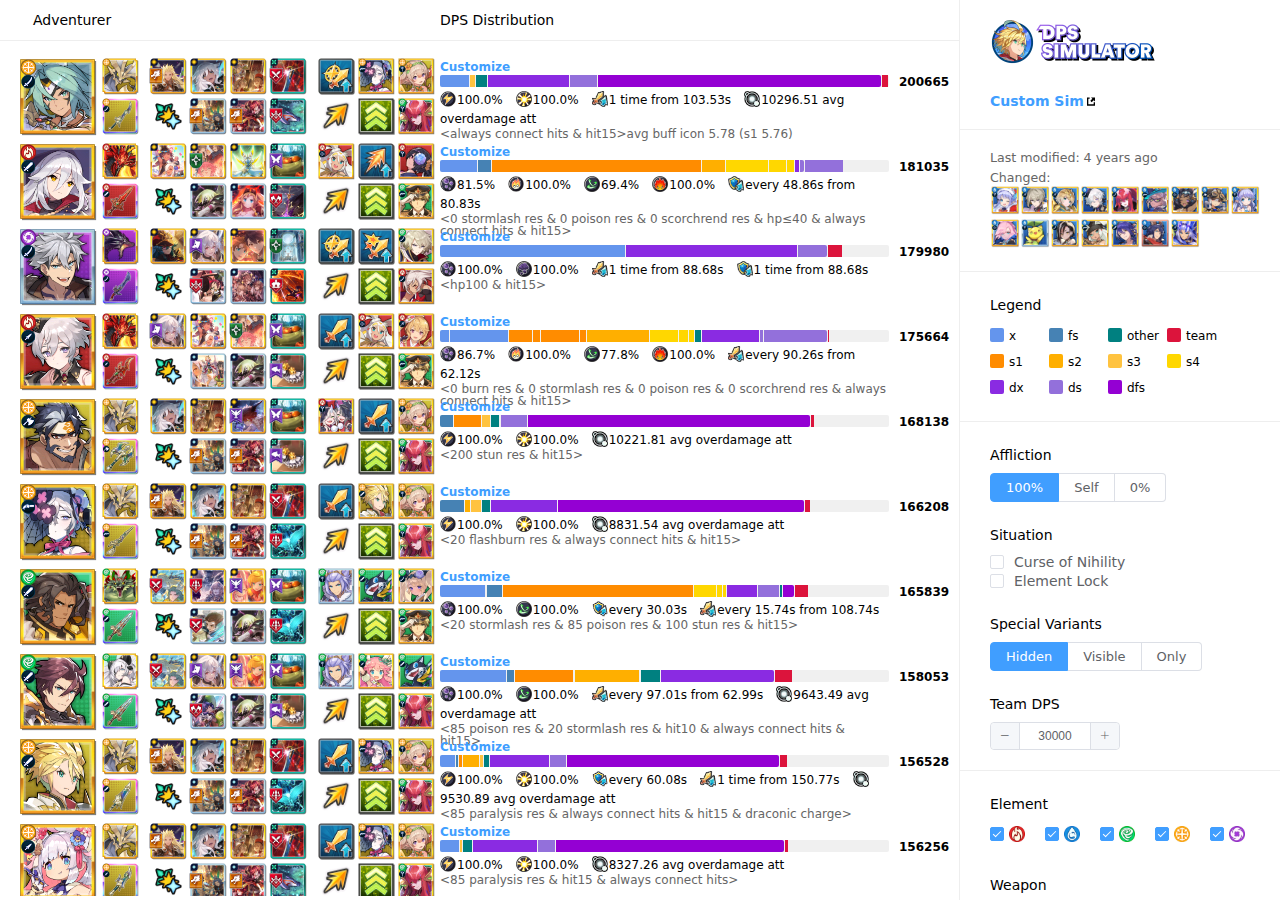
<file: dl-sim-vue/index.html>
<!DOCTYPE html><html lang=en><head><meta charset=utf-8><meta http-equiv=X-UA-Compatible content="IE=edge"><meta name=viewport content="width=device-width,initial-scale=1"><style type=text/css>.app-loader,
      .app-loader:before,
      .app-loader:after {
        background: #228be6;
        -webkit-animation: load1 1s infinite ease-in-out;
        animation: load1 1s infinite ease-in-out;
        width: 1em;
        height: 4em;
      }
      .app-loader {
        color: #228be6;
        text-indent: -9999em;
        margin: 88px auto;
        position: relative;
        font-size: 11px;
        -webkit-transform: translateZ(0);
        -ms-transform: translateZ(0);
        transform: translateZ(0);
        -webkit-animation-delay: -0.16s;
        animation-delay: -0.16s;
        margin-top:50vh;
      }
      .app-loader:before,
      .app-loader:after {
        position: absolute;
        top: 0;
        content: '';
      }
      .app-loader:before {
        left: -1.5em;
        -webkit-animation-delay: -0.32s;
        animation-delay: -0.32s;
      }
      .app-loader:after {
        left: 1.5em;
      }
      @-webkit-keyframes load1 {
        0%,
        80%,
        100% {
          box-shadow: 0 0;
          height: 4em;
        }
        40% {
          box-shadow: 0 -2em;
          height: 5em;
        }
      }
      @keyframes load1 {
        0%,
        80%,
        100% {
          box-shadow: 0 0;
          height: 4em;
        }
        40% {
          box-shadow: 0 -2em;
          height: 5em;
        }
      }</style><link rel=icon href=/dl-sim/favicon.png><title>DPS Simulator for Dragalia Lost</title><link href=js/about.js rel=prefetch><link href=css/app.css rel=preload as=style><link href=css/chunk-vendors.css rel=preload as=style><link href=js/app.js rel=preload as=script><link href=js/chunk-vendors.js rel=preload as=script><link href=css/chunk-vendors.css rel=stylesheet><link href=css/app.css rel=stylesheet></head><body><noscript><strong>We're sorry but [DPS Simulator for Dragalia Lost] doesn't work properly without JavaScript enabled. Please enable it to continue.</strong></noscript><div id=app><div class=app-loader></div></div><script src=js/chunk-vendors.js></script><script src=js/app.js></script></body></html>
</file>
